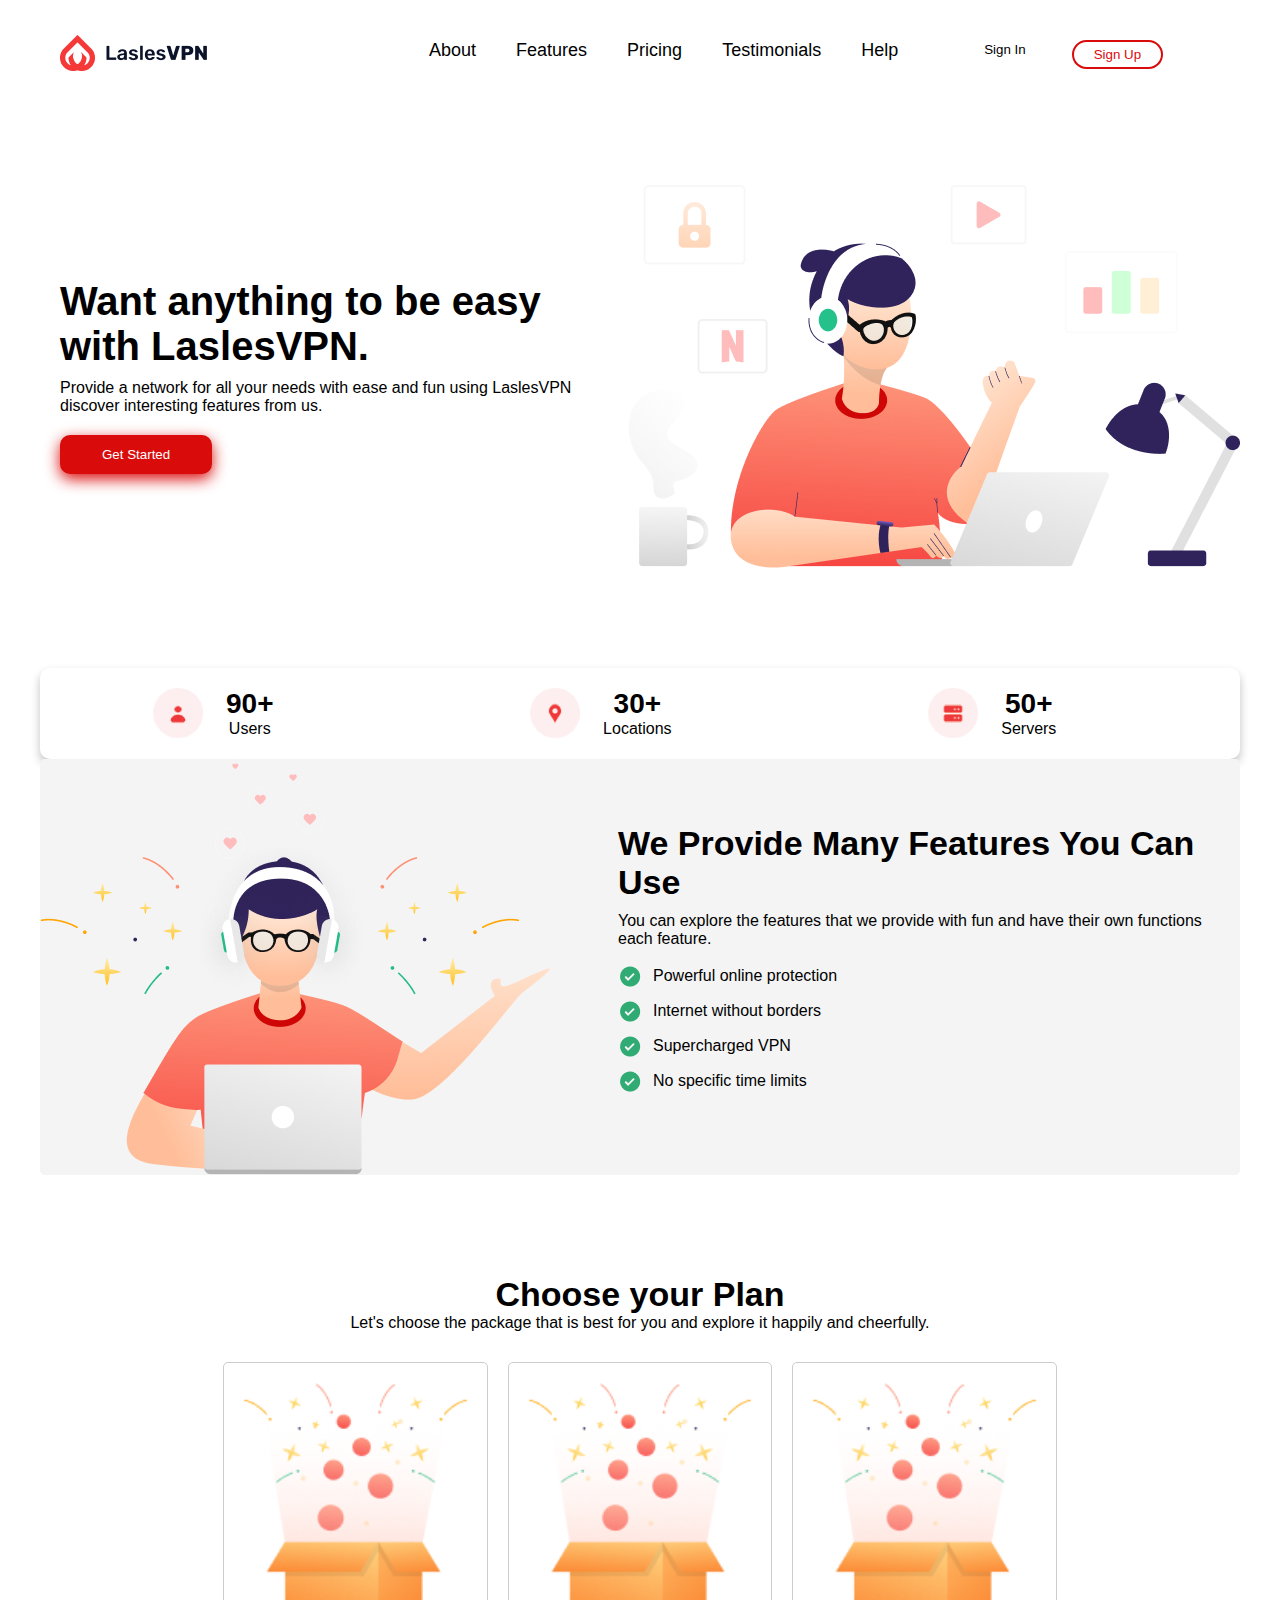
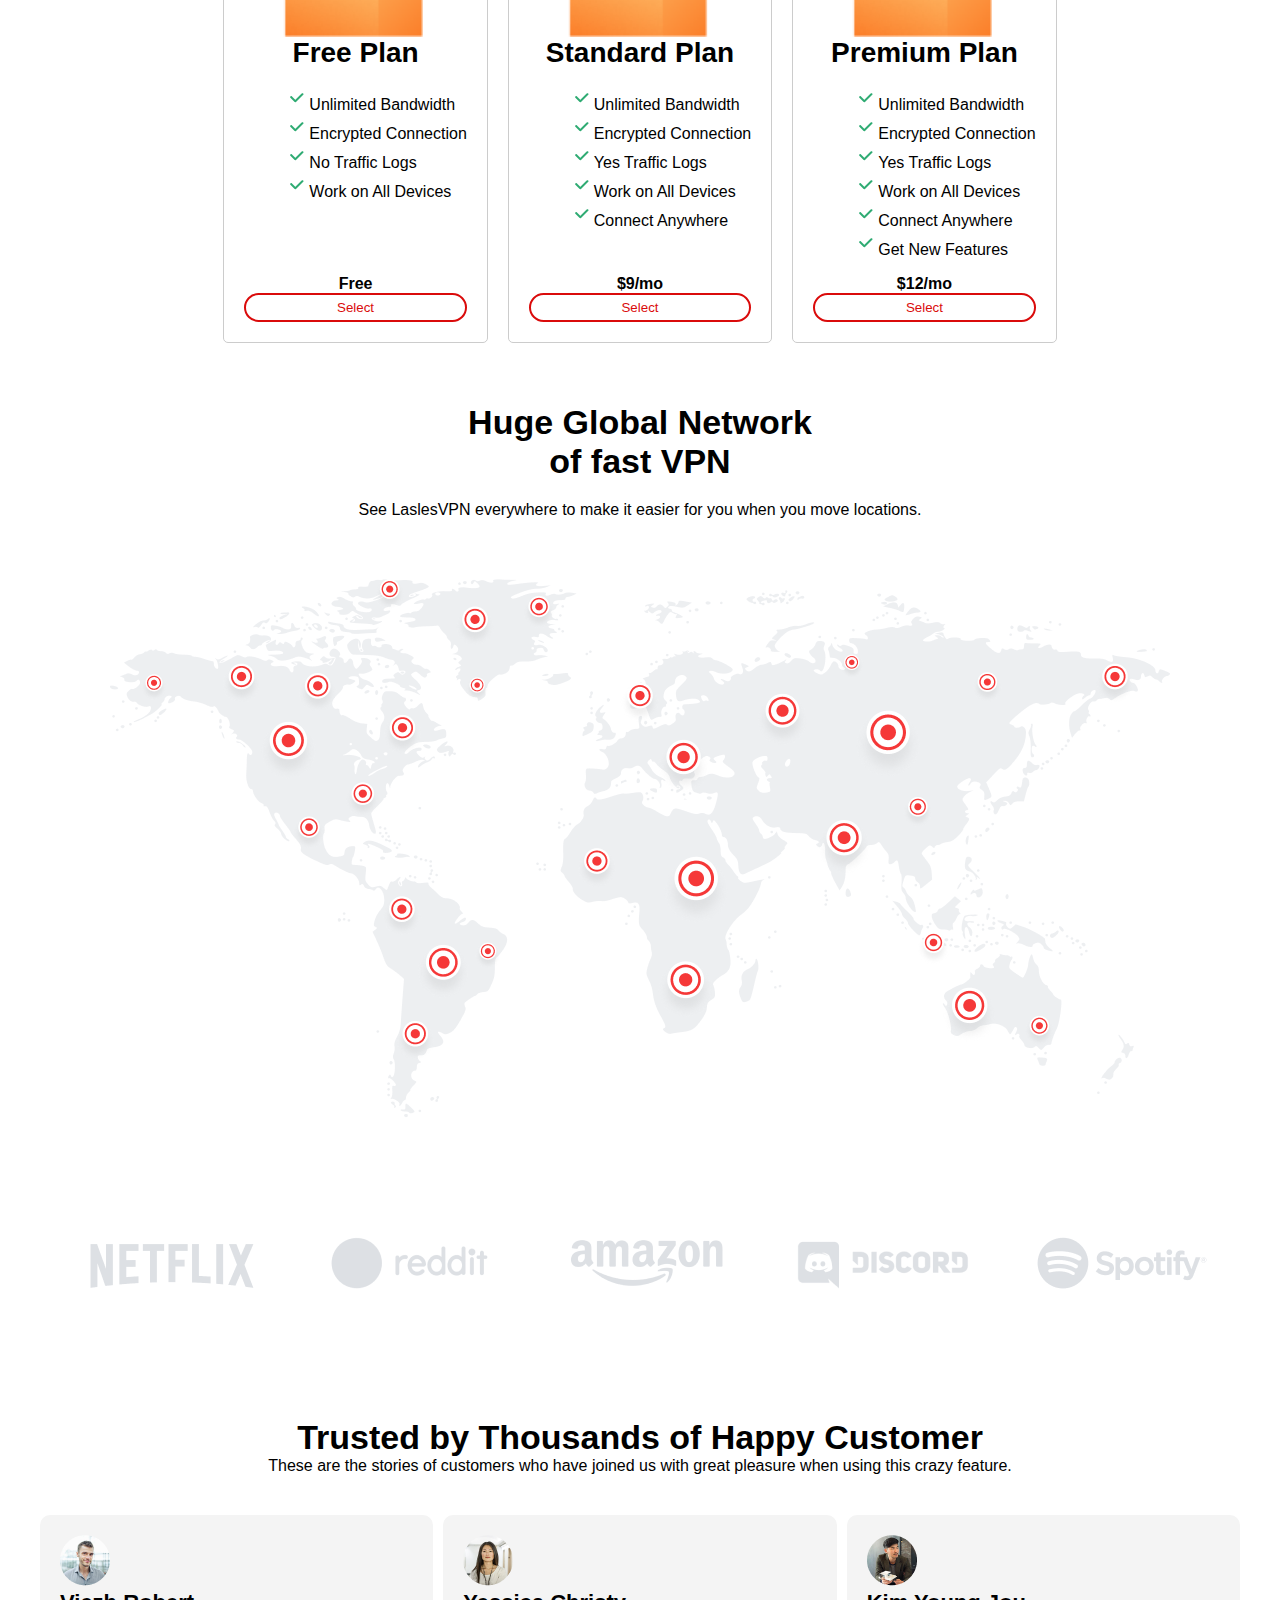
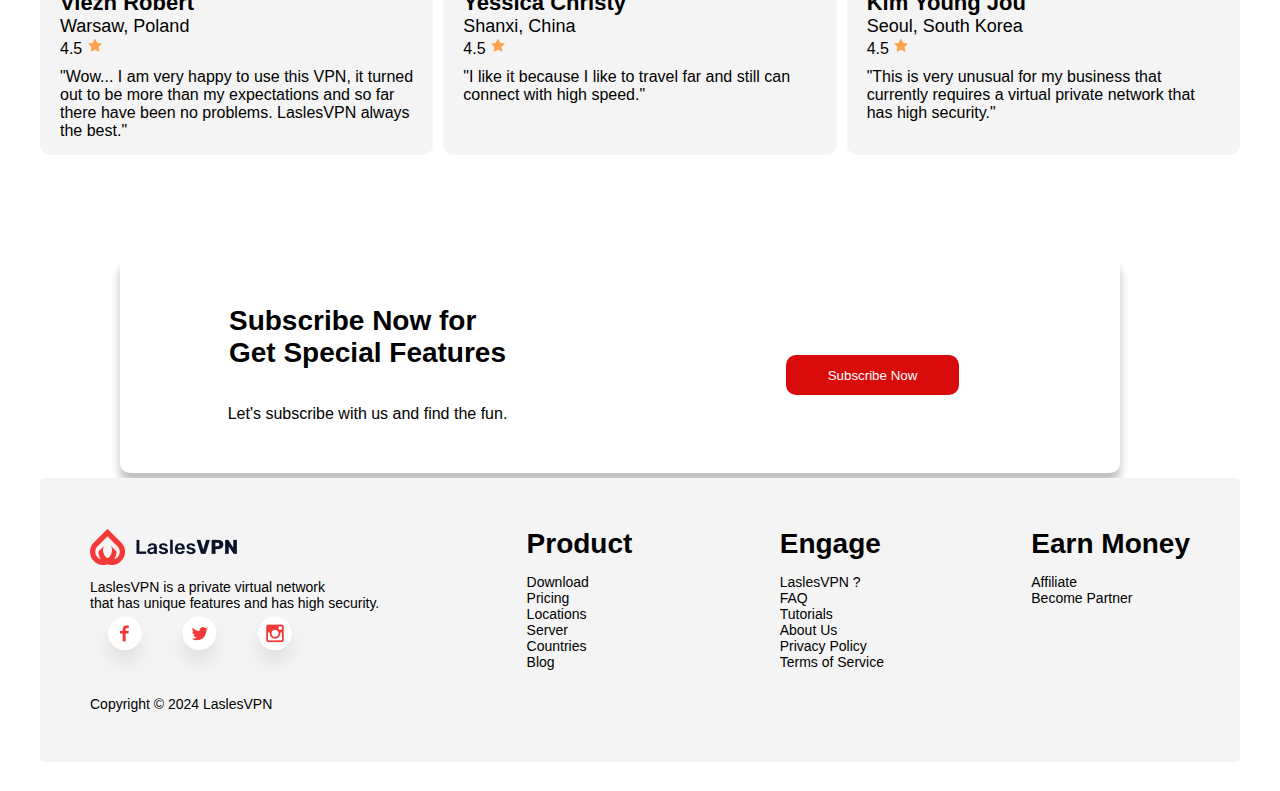
<file: index.html>
<!DOCTYPE html>
<html lang="en">

<head>
    <meta charset="UTF-8">
    <meta name="viewport" content="width=device-width, initial-scale=1.0">
    <title>Midterm</title>
    <link rel="stylesheet" href="css/main.css">
</head>

<body itemscope itemtype="http://schema.org/Organization">
    <div class="container">
        <!-- Skip links -->
      <a href="#main-content" class="skip-link">Skip to Main Content</a>
      <a href="#nav" class="skip-link">Skip to Navigation</a>
    
        <header class="header" id="nav">
            <!-- Creating div for Navigation List -->
            <div class="nav" role="navigation">
                <a href="index.html">
                    <img class="home-button" src="images/Logo.png" alt="LaslesVPN logo">
                </a>
                <nav>
                    <ul>
                        <li><a href="about.html">About</a></li>
                        <li><a href="features.html">Features</a></li>
                        <li><a href="#">Pricing</a></li>
                        <li><a href="#">Testimonials</a></li>
                        <li><a href="#">Help</a></li>
                    </ul>
                    <ul>
                        <li><button type="button" class="si-button">Sign In</button></li>
                        <li><button type="button" class="su-button">Sign Up</button></li>
                    </ul>
                </nav>
            </div>
        </header>

        <main class="main-content" id="main-content">
            <!-- creating div for Banner -->
            <div class="banner" role="banner">
                <div class="banner-content">
                    <h1>Want anything to be easy with LaslesVPN.</h1>
                    <p>Provide a network for all your needs with ease and fun using LaslesVPN discover interesting
                        features
                        from us.</p>
                    <button type="button" class="gs-button">Get Started</button>
                </div>
                <img src="images/Illustration1.png" alt="Illustration for banner of page">
            </div>
            <div class="uls-icons" role="complementary">
                <img src="images/users.png" alt="Users icon">
                <div>
                    <h3>90+</h3>
                    <p>Users</p>
                </div>
                <img src="images/locations.png" alt="Locations icon">
                <div>
                    <h3>30+</h3>
                    <p>Locations</p>
                </div>
                <img src="images/servers.png" alt="Servers icon">
                <div>
                    <h3>50+</h3>
                    <p>Servers</p>
                </div>
            </div>

            <!-- creating features section-->
            <section class="features-section" role="region">
                <div class="features" role="region">
                    <img src="images/Illustration2.png" alt="Illustration for features section">
                    <div class="features-content">
                        <h2>We Provide Many Features You Can Use</h2>
                        <p>You can explore the features that we provide with fun and have their own functions each
                            feature.
                        </p>
                        <ul>
                            <li><img src="images/bx_bxs-check-circle.png" alt="Green circle with white checkmark inside">Powerful online protection</li>
                            <li><img src="images/bx_bxs-check-circle.png" alt="Green circle with white checkmark inside">Internet without borders</li>
                            <li><img src="images/bx_bxs-check-circle.png" alt="Green circle with white checkmark inside">Supercharged VPN</li>
                            <li><img src="images/bx_bxs-check-circle.png" alt="Green circle with white checkmark inside">No specific time limits</li>
                        </ul>
                    </div>
                </div>
            </section>

            <!-- creating section to create cards for choose your plan -->
            <section class="plans" role="region">
                <div class="plan-info">
                    <h2>Choose your Plan</h2>
                    <p>Let's choose the package that is best for you and explore it happily and cheerfully.</p>
                </div>
                <div class="plan-cards">
                    <div class="plan-card" role="article">
                        <img src="images/Premium.png" alt="Open carbboard box with confetti coming out of it">
                        <h3>Free Plan</h3>
                        <ul>
                            <li><img src="images/jam_check.png" alt="Green check mark">Unlimited Bandwidth</li>
                            <li><img src="images/jam_check.png" alt="Green check mark">Encrypted Connection</li>
                            <li><img src="images/jam_check.png" alt="Green check mark">No Traffic Logs</li>
                            <li><img src="images/jam_check.png" alt="Green check mark">Work on All Devices</li>
                        </ul>
                        <p>Free</p>
                        <button type="button" class="select-button">Select</button>
                    </div>
                    <div class="plan-card" role="article">
                        <img src="images/Premium.png" alt="Open carbboard box with confetti coming out of it">
                        <h3>Standard Plan</h3>
                        <ul>
                            <li><img src="images/jam_check.png" alt="Green check mark">Unlimited Bandwidth</li>
                            <li><img src="images/jam_check.png" alt="Green check mark">Encrypted Connection</li>
                            <li><img src="images/jam_check.png" alt="Green check mark">Yes Traffic Logs</li>
                            <li><img src="images/jam_check.png" alt="Green check mark">Work on All Devices</li>
                            <li><img src="images/jam_check.png" alt="Green check mark">Connect Anywhere</li>
                        </ul>
                        <p>$9/mo</p>
                        <button type="button" class="select-button">Select</button>
                    </div>
                    <div class="plan-card" role="article">
                        <img src="images/Premium.png" alt="Open carbboard box with confetti coming out of it">
                        <h3>Premium Plan</h3>
                        <ul>
                            <li><img src="images/jam_check.png" alt="Green check mark">Unlimited Bandwidth</li>
                            <li><img src="images/jam_check.png" alt="Green check mark">Encrypted Connection</li>
                            <li><img src="images/jam_check.png" alt="Green check mark">Yes Traffic Logs</li>
                            <li><img src="images/jam_check.png" alt="Green check mark">Work on All Devices</li>
                            <li><img src="images/jam_check.png" alt="Green check mark">Connect Anywhere</li>
                            <li><img src="images/jam_check.png" alt="Green check mark">Get New Features</li>
                        </ul>
                        <p>$12/mo</p>
                        <button type="button" class="select-button">Select</button>
                    </div>
                </div>
            </section>

            <!-- creating network section -->
            <section class="network-section" role="region">
                <div class="network">
                    <h2>Huge Global Network <br>of fast VPN</h2>
                    <p>See LaslesVPN everywhere to make it easier for you when you move locations.</p>
                    <img src="images/HugeGlobal.png" alt="Map of the world with red spots indicating locations of VPN users">
                    <img src="images/Sponsored.png" alt="Sponsors of LaslesVPN">
                </div>
            </section>


            <!-- creating testimonial section -->
            <div class="testimonial-container" role="region">
                <div class="testimonial-heading">
                    <h2>Trusted by Thousands of Happy Customer</h2>
                    <p>These are the stories of customers who have joined us with great pleasure when using this
                        crazy feature.</p>
                </div>

                <div class="testimonial-cards">
                    <section class="testimonial-card" role="article">
                        <div class="card-content">
                            <img class="profile" src="images/Ellipse175.png" alt="Contact icon of person leaving review">
                            <h4>Viezh Robert</h4>
                            <h5>Warsaw, Poland</h5>
                            <p class="rating">4.5 <img src="images/ant-design_star-filled.png" alt="Yellow star"></p>
                            <div class="testimonial-info">
                                <p>"Wow... I am very happy to use this VPN, it turned out to be more than my expectations and so far there have been no problems. LaslesVPN always the best."</p>
                            </div>
                        </div>
                    </section>
                
                    <section class="testimonial-card" role="article">
                        <div class="card-content">
                            <img class="profile" src="images/Ellipse175(1).png" alt="Contact icon of person leaving review">
                            <h4>Yessica Christy</h4>
                            <h5>Shanxi, China</h5>
                            <p class="rating">4.5 <img src="images/ant-design_star-filled.png" alt="Yellow star"></p>
                            <div class="testimonial-info">
                                <p>"I like it because I like to travel far and still can connect with high speed."</p>
                            </div>
                        </div>
                    </section>
                
                    <section class="testimonial-card" role="article">
                        <div class="card-content">
                            <img class="profile" src="images/Ellipse175(2).png" alt="Contact icon of person leaving review">
                            <h4>Kim Young Jou</h4>
                            <h5>Seoul, South Korea</h5>
                            <p class="rating"> 4.5 <img src="images/ant-design_star-filled.png" alt="Yellow star"></p>
                            <div class="testimonial-info">
                                <p>"This is very unusual for my business that currently requires a virtual private network that has high security."</p>
                            </div>
                        </div>
                    </section>
                </div>
            </div>

            <!-- creating subscribe section -->
            <section class="subscribe-section" role="region">
                <div class="subscribe">
                    <h3>Subscribe Now for<br>Get Special Features</h3>
                    <p>Let's subscribe with us and find the fun.</p>
                    <button type="submit" class="sub-button">Subscribe Now</button>
                </div>
            </section>
        </main>

        <!-- creating footer section -->
        <footer class="footer" role="contentinfo">
            <div class="left-column">
                <img src="images/Logo.png" alt="LaslesVPN logo">
                <p>LaslesVPN is a private virtual network<br>that has unique features and has high security.</p>
                <img src="images/Facebook.png" alt="Facebook Logo">
                <img src="images/Twitter.png" alt="Twitter Logo">
                <img src="images/Instagram.png" alt="Instagram Logo">
                <p>Copyright &copy; 2024 LaslesVPN</p>
            </div>

            <div class="footer-links">
                <h3>Product</h3>
                <ul>
                    <li>Download</li>
                    <li>Pricing</li>
                    <li>Locations</li>
                    <li>Server</li>
                    <li>Countries</li>
                    <li>Blog</li>
                </ul>
            </div>

            <div class="footer-links">
                <h3>Engage</h3>
                <ul>
                    <li>LaslesVPN ?</li>
                    <li>FAQ</li>
                    <li>Tutorials</li>
                    <li>About Us</li>
                    <li>Privacy Policy</li>
                    <li>Terms of Service</li>
                </ul>
            </div>

            <div class="footer-links">
                <h3>Earn Money</h3>
                <ul>
                    <li>Affiliate</li>
                    <li>Become Partner</li>
                </ul>
            </div>
        </footer>
    </div>

</body>

</html>
</file>
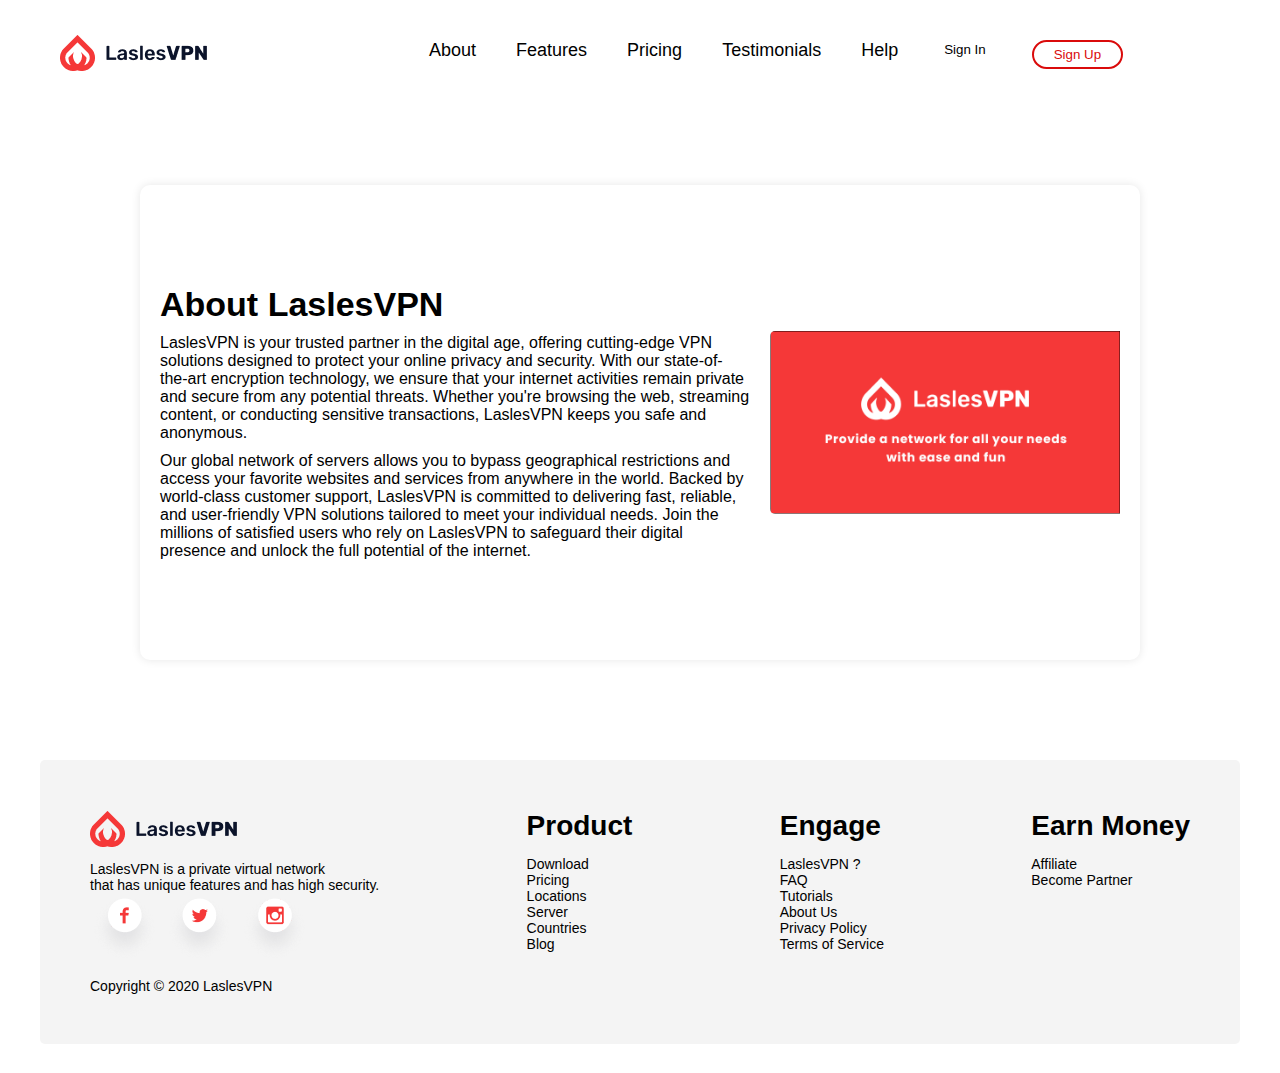
<file: about.html>
<!DOCTYPE html>
<html lang="en">

<head>
    <meta charset="UTF-8">
    <meta name="viewport" content="width=device-width, initial-scale=1.0">
    <title>Midterm</title>
    <link rel="stylesheet" href="css/main.css">
</head>

<body>
    <div class="container">
           <!-- Skip links -->
      <a href="#main-content" class="skip-link">Skip to Main Content</a>
      <a href="#nav" class="skip-link">Skip to Navigation</a>

        <header class="header" role="navigation" id="nav">
            <!-- Creating div for Navigation List -->
            <div class="nav" role="navigation">
                <a href="index.html">
                    <img class="home-button" src="images/Logo.png" alt="LaslesVPN">
                </a>
                <nav>
                    <ul>
                        <li><a href="about.html">About</a></li>
                        <li><a href="features.html">Features</a></li>
                        <li><a href="#">Pricing</a></li>
                        <li><a href="#">Testimonials</a></li>
                        <li><a href="#">Help</a></li>
                        <li><button type="button" class="si-button">Sign In</button></li>
                        <li><button type="button" class="su-button">Sign Up</button></li>
                    </ul>
                </nav>
            </div>
        </header>

        <main class="main-content" id="main-content">
            <div class="about-container">
                <div class="about">
                    <h2 id="about-heading">About LaslesVPN</h2>
                    <p>
                        LaslesVPN is your trusted partner in the digital age, offering cutting-edge VPN solutions
                        designed
                        to protect your online privacy and security. With our state-of-the-art encryption technology, we
                        ensure that your internet activities remain private and secure from any potential threats.
                        Whether
                        you're browsing the web, streaming content, or conducting sensitive transactions, LaslesVPN
                        keeps
                        you safe and anonymous.
                    </p>
                    <p>
                        Our global network of servers allows you to bypass geographical restrictions and access your
                        favorite websites and services from anywhere in the world. Backed by world-class customer
                        support,
                        LaslesVPN is committed to delivering fast, reliable, and user-friendly VPN solutions tailored to
                        meet your individual needs. Join the millions of satisfied users who rely on LaslesVPN to
                        safeguard
                        their digital presence and unlock the full potential of the internet.
                    </p>
                </div>
                <img src="images/card-image.png" alt="LaslesVPN" aria-labelledby="about-heading">
            </div>
        </main>

        <footer class="footer" role="contentinfo">
            <div class="left-column">
                <img src="images/Logo.png" alt="LaslesVPN">
                <p>LaslesVPN is a private virtual network<br>that has unique features and has high security.</p>
                <img src="images/Facebook.png" alt="Facebook">
                <img src="images/Twitter.png" alt="Twitter">
                <img src="images/Instagram.png" alt="Instagram">
                <p>Copyright &copy; 2020 LaslesVPN</p>
            </div>

            <div class="footer-links">
                <h3>Product</h3>
                <ul>
                    <li>Download</li>
                    <li>Pricing</li>
                    <li>Locations</li>
                    <li>Server</li>
                    <li>Countries</li>
                    <li>Blog</li>
                </ul>
            </div>

            <div class="footer-links">
                <h3>Engage</h3>
                <ul>
                    <li>LaslesVPN ?</li>
                    <li>FAQ</li>
                    <li>Tutorials</li>
                    <li>About Us</li>
                    <li>Privacy Policy</li>
                    <li>Terms of Service</li>
                </ul>
            </div>

            <div class="footer-links">
                <h3>Earn Money</h3>
                <ul>
                    <li>Affiliate</li>
                    <li>Become Partner</li>
                </ul>
            </div>
        </footer>
    </div>

</body>

</html>
</file>
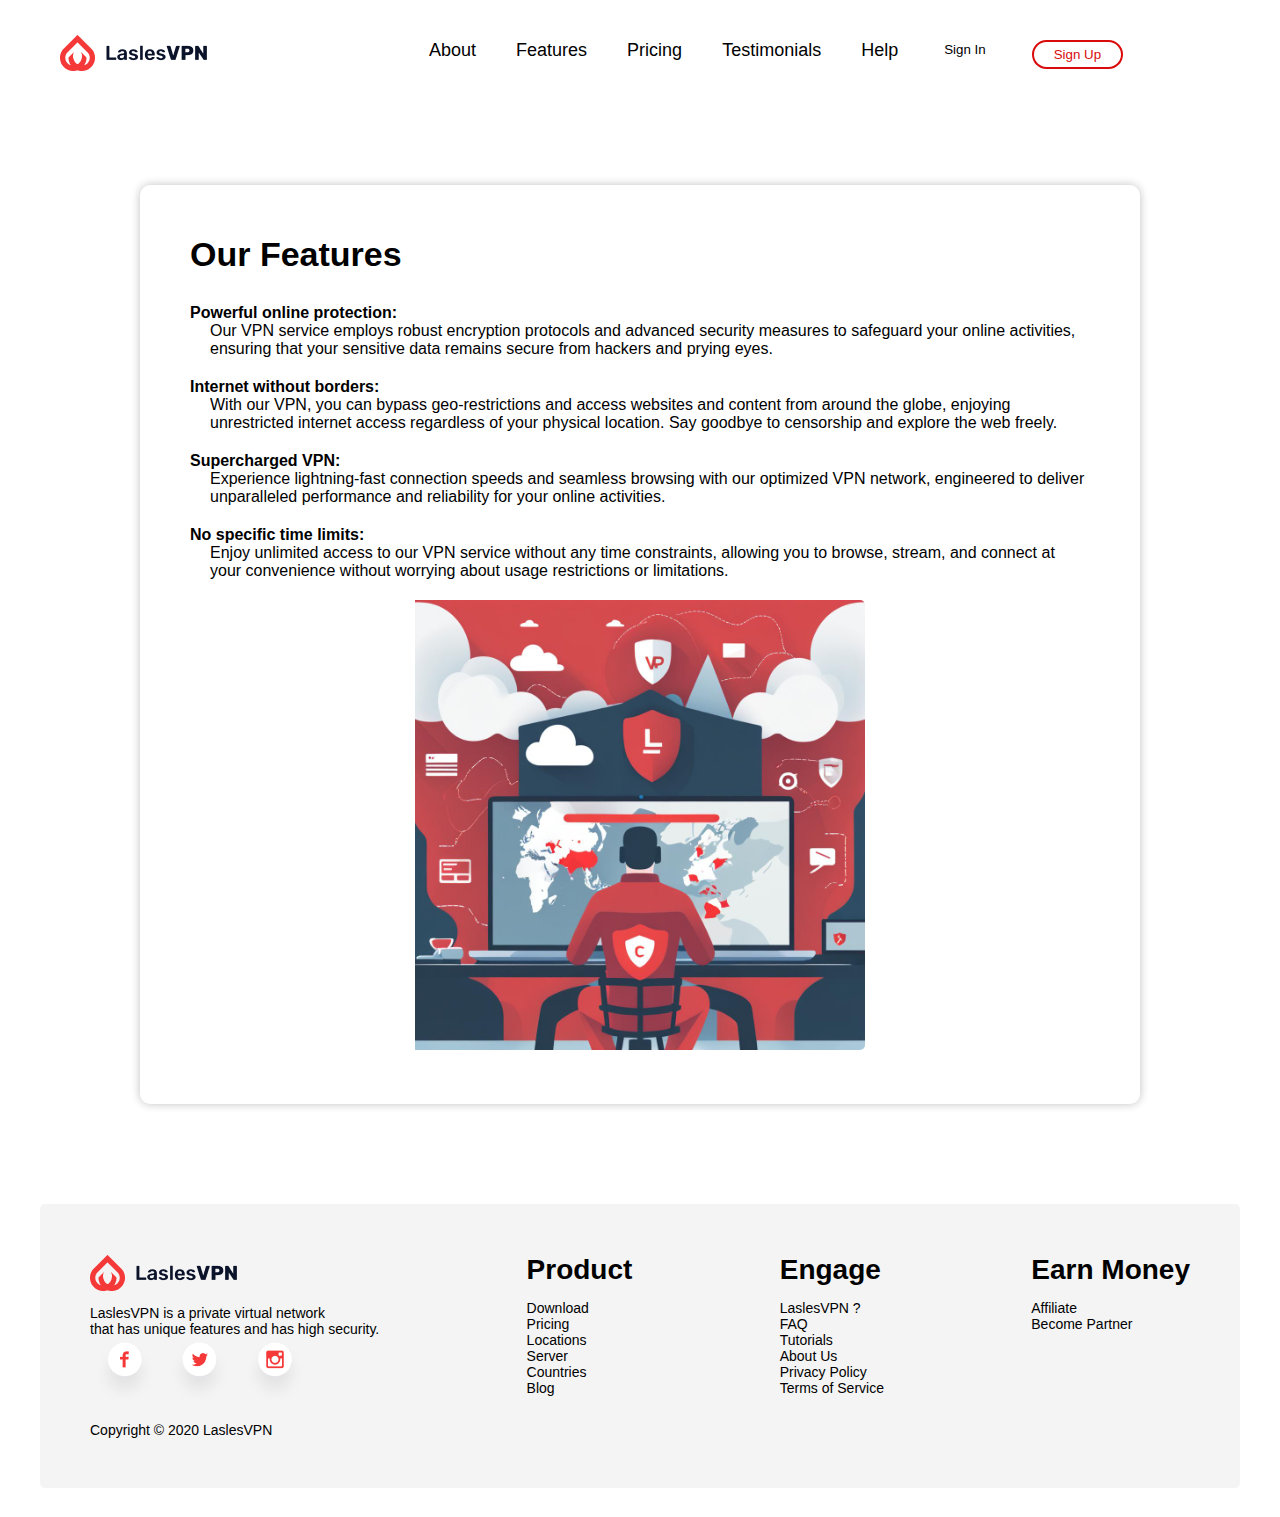
<file: features.html>
<!DOCTYPE html>
<html lang="en">

<head>
    <meta charset="UTF-8">
    <meta name="viewport" content="width=device-width, initial-scale=1.0">
    <title>Midterm</title>
    <link rel="stylesheet" href="css/main.css">
</head>

<body>
    <div class="container">
        <!-- Skip links -->
        <a href="#main-content" class="skip-link">Skip to Main Content</a>
        <a href="#nav" class="skip-link">Skip to Navigation</a>

        <header class="header" role="navigation" id="nav">
            <!-- Creating div for Navigation List -->
            <div class="nav">
                <a href="index.html">
                    <img class="home-button" src="images/Logo.png" alt="">
                </a>
                <nav>
                    <ul>
                        <li><a href="about.html">About</a></li>
                        <li><a href="features.html">Features</a></li>
                        <li><a href="#">Pricing</a></li>
                        <li><a href="#">Testimonials</a></li>
                        <li><a href="#">Help</a></li>
                        <li><button type="button" class="si-button">Sign In</button></li>
                        <li><button type="button" class="su-button">Sign Up</button></li>
                    </ul>
                </nav>
            </div>
        </header>

        <main class="main-content" id="main-content">
            <div class="feature-container">
                <div class="featureslist">
                    <h2>Our Features</h2>
                    <dl>
                        <dt>Powerful online protection:</dt>
                        <dd>Our VPN service employs robust encryption protocols and advanced security measures to
                            safeguard
                            your
                            online activities, ensuring that your sensitive data remains secure from hackers and prying
                            eyes.
                        </dd>
                        <dt>Internet without borders:</dt>
                        <dd>With our VPN, you can bypass geo-restrictions and access websites and content from around
                            the
                            globe,
                            enjoying unrestricted internet access regardless of your physical location. Say goodbye to
                            censorship and
                            explore the web freely.</dd>

                        <dt>Supercharged VPN:</dt>
                        <dd>Experience lightning-fast connection speeds and seamless browsing with our optimized VPN
                            network,
                            engineered to deliver unparalleled performance and reliability for your online activities.
                        </dd>

                        <dt>No specific time limits:</dt>
                        <dd>Enjoy unlimited access to our VPN service without any time constraints, allowing you to
                            browse,
                            stream,
                            and connect at your convenience without worrying about usage restrictions or limitations.
                        </dd>
                    </dl>
                    <img src="images/image1_0.jpg" alt="">
                </div>
            </div>
        </main>

        <footer class="footer">
            <div class="left-column">
                <img src="images/Logo.png" alt="">
                <p>LaslesVPN is a private virtual network<br>that has unique features and has high security.</p>
                <img src="images/Facebook.png" alt="">
                <img src="images/Twitter.png" alt="">
                <img src="images/Instagram.png" alt="">
                <p>Copyright &copy; 2020 LaslesVPN</p>
            </div>

            <div class="footer-links">
                <h3>Product</h3>
                <ul>
                    <li>Download</li>
                    <li>Pricing</li>
                    <li>Locations</li>
                    <li>Server</li>
                    <li>Countries</li>
                    <li>Blog</li>
                </ul>
            </div>

            <div class="footer-links">
                <h3>Engage</h3>
                <ul>
                    <li>LaslesVPN ?</li>
                    <li>FAQ</li>
                    <li>Tutorials</li>
                    <li>About Us</li>
                    <li>Privacy Policy</li>
                    <li>Terms of Service</li>
                </ul>
            </div>

            <div class="footer-links">
                <h3>Earn Money</h3>
                <ul>
                    <li>Affiliate</li>
                    <li>Become Partner</li>
                </ul>
            </div>
        </footer>
    </div>

</body>

</html>
</file>
<file: css/main.css>
/* Global Styles */
/* Setting default styles for all pages */
html {
    font-family: 'Open Sans', sans-serif;
    background-color: #fff;
}

h1,
h2,
h3,
h4,
h5 {
    font-weight: bold;
    margin: 0 auto
}


h1 {
    font-size: 40px;
}

h2 {
    font-size: 34px;
}

h3 {
    font-size: 28px;
}

h4 {
    font-size: 22px;
}

h5 {
    font-size: 18px;
}

p {
    margin: 0 auto;
    font-size: 16px;
}

/* Creating skip links for accessibility */
.skip-link {
    position: absolute;
    top: -40px;
    left: 0;
    background-color: #DB00A1;
    color: black;
    padding: 5px;
    z-index: 1000;
    text-decoration: none;
}

.skip-link:focus {
    top: 0;
}

/* Styling the global container */
.container {
    max-width: 1200px;
    margin: 0 auto;
    padding: 1em;
}

/* Removing bullet points and underline from nav list */
.nav ul {
    list-style: none;
}

.nav a {
    text-decoration: none;
    color: black;
    font-size: 18px;
}

/* Creating a hover and focus to identify which item them are on */
.nav a:hover {
    color: #DA0B0B;
}

.nav a:focus {
    outline: 1px solid black;
    background-color: #DB00A1;
}

/* Styling nav to the top of the page */
.nav {
    display: flex;
    align-items: center;
}

.nav nav {
    display: flex;
}

.nav nav ul {
    display: flex;
    list-style: none;
}

.nav nav ul li {
    margin-right: 40px;
}

/* Adjusting the margin to add space between the logo and the navigation */
.nav img {
    margin-right: 180px;
    margin-left: 20px;
}

/* Styling Sign In & Sign Up buttons */
/* Adding  hover and focus to identify which item them are on */
.si-button {
    background-color: transparent;
    border: none;
    color: black;
}

.su-button {
    background-color: transparent;
    border: 2px solid #DA0B0B;
    border-radius: 20px;
    padding: 5px 20px;
    color: #DA0B0B;
}

.si-button:hover {
    color: #DA0B0B;
}

.si-button:focus {
    outline: 1px solid black;
    background-color: #DB00A1;
}

.su-button:hover {
    background-color: #DA0B0B;
    color: #FFF;
}

.su-button:focus {
    outline: 1px solid black;
    color: black;
    background-color: #DB00A1;
}

/* Adding an animation on the logo to show that it is clickable */
.home-button {
    transition: transform 0.3s ease;
}

.home-button:hover {
    transform: scale(1.3);
}

/* Styling banner */
.banner {
    display: flex;
    align-items: center;
    padding: 100px 0;
}

.banner img {
    flex: 1;
    max-width: 100%;
}

.banner-content {
    flex: 1;
    padding: 0 20px;
}

.banner p {
    padding-top: 10px;
}

.banner button {
    margin-top: 20px;
}

.gs-button {
    background-color: #DA0B0B;
    border: 2px solid #DA0B0B;
    border-radius: 10px;
    padding: 10px 40px;
    color: #FFF;
    box-shadow: 0 5px 15px #DA0B0B;
}

/* Adding a hover and focus to identify which item them are on */
.gs-button:hover {
    background-color: #FFF;
    color: #DA0B0B;
}

.gs-button:focus {
    outline: 1px solid black;
    background-color: #DB00A1;
    color: black;
}

/* Putting icons in one row using flex */
.uls-icons {
    display: flex;
    align-items: center;
    padding: 20px;
    background-color: #FFF;
    box-shadow: 0 5px 10px #c1c1c1;
    border-radius: 10px;
}

.uls-icons div {
    display: flex;
    flex-direction: column;
    margin-right: auto;
}

.uls-icons img {
    width: 50px;
    height: auto;
    margin-right: 2%;
    margin-left: 8%;
}

/* Styling Features Div */
.features {
    display: flex;
    align-items: center;
    margin: 4%;
    background-color: #f4f4f4;
    margin: 0 auto;
    border-radius: 5px;
}

.features img {
    max-width: 100%;
    margin-right: 4%;
}

.features-content {
    flex: 1;
    padding: 0 20px;
}

.features p {
    padding-top: 10px;
}

.features ul {
    list-style: none;
    padding: 0;
}

.features ul li {
    display: flex;
    align-items: center;
    margin-bottom: 10px;
}

.features ul li img {
    margin-right: 10px;
}

/* Styling Choose your plan section */
.plans {
    text-align: center;
    margin-top: 100px;
}

.plan-info {
    margin-bottom: 20px;
}

.plan-cards {
    display: flex;
    flex-wrap: wrap;
    justify-content: center;
    margin-bottom: 50px;
}

.plan-card {
    width: fit-content;
    margin: 10px;
    padding: 20px;
    border: 1px solid #ccc;
    border-radius: 5px;
    text-align: center;
    display: flex;
    flex-direction: column;
    justify-content: space-between;
}

.plan-card:hover {
    border: 2px solid #DA0B0B;
}


.plan-card p {
    margin-top: auto;
    font-weight: bold;
}

.plan-cards ul li {
    list-style: none;
    text-align: justify;
}

.select-button {
    background-color: transparent;
    border: 2px solid #DA0B0B;
    border-radius: 20px;
    padding: 5px 20px;
    color: #DA0B0B;
}

/* Adding a hover and focus to identify which item them are on */
.select-button:hover {
    color: #FFF;
    background-color: #DA0B0B;
}

.select-button:focus {
    outline: 1px solid black;
    color: black;
    background-color: #DB00A1;
}

/* styling network section */
.network {
    display: flex;
    flex-direction: column;
    align-items: center;
    justify-content: center;
    text-align: center;
}

.network h2,
.network p {
    margin-bottom: 20px;
}

.network img {
    margin-top: 40px;
}

/* Styling Testimonials */
.testimonial-heading {
    text-align: center;
    padding-bottom: 40px;
    padding-top: 50px;
}

.testimonial-card h5 {
    font-weight: lighter;
}

.testimonial-cards {
    display: flex;
    justify-content: space-between;
    gap: 10px;
}

.testimonial-card {
    width: 500px;
    padding-bottom: 100px;
}

.testimonial-card img .profile {
    width: 100%;
    height: auto;
    border-radius: 50%;
}

.testimonial-card .card-content {
    padding: 20px;
    background-color: #f4f4f4;
    border-radius: 10px;
    height: 200px;
}

.testimonial-card .card-content:hover {
    border: 1px solid #DA0B0B;
}

.testimonial-card h4,
.testimonial-card h5 {
    margin: 0;
}

.testimonial-card .testimonial-info p {
    margin-top: 10px;
}

/* Subscribe Section Stylling */
.subscribe {
    max-width: 1000px;
    margin-left: 80px;
    display: grid;
    grid-template-columns: 1fr 1fr;
    grid-template-rows: 1fr auto;
    gap: 10px;
}

.subscribe {
    background-color: #FFF;
    box-shadow: 0 10px 10px #c1c1c1;
    border-radius: 10px;
}

.subscribe p {
    grid-column: 1;
    margin-bottom: 50px;
}

.subscribe h3 {
    margin-top: 50px;
}

.sub-button {
    grid-column: 2;
    grid-row: 1;
    justify-self: center;
    margin-top: 100px;
}

.sub-button {
    background-color: #DA0B0B;
    color: #FFF;
    border: 2px solid #DA0B0B;
    border-radius: 10px;
    padding: 10px 40px;
    width: auto;
    height: 40px;
}

/* Adding a hover and focus to identify which item them are on */
.sub-button:hover {
    color: #DA0B0B;
    background-color: #FFF;
}

.sub-button:focus {
    outline: 1px solid black;
    background-color: #DB00A1;
    color: black;
}

/* Footer Styling */
.footer {
    display: flex;
    justify-content: space-between;
    padding: 50px;
    margin: 5px auto;
    background-color: #f4f4f4;
    border-radius: 5px;
}

.footer p,
.footer ul {
    font-size: 14px;
}

.footer img {
    max-width: 100%;
    margin-bottom: 10px;
}

.footer-links ul {
    list-style: none;
    padding: 0;
}

.footer-links ul {
    list-style: none;
    padding: 0;
}

.footer-links h3 {
    margin-bottom: 10px;
}

/* about.html styles */
.about-container {
    margin: 100px;
    display: flex;
    align-items: center;
    padding: 100px 0;
    border-radius: 10px;
    box-shadow: 0 0 10px rgba(0, 0, 0, 0.1);
}

.about-container img {
    flex: 1;
    max-width: 35%;
    border-radius: 5px;
    padding-right: 20px;
}

.about {
    flex: 1;
    padding: 0 20px;
}

.about-container p {
    padding-top: 10px;
}

/* features.html styles */
.featureslist {
    margin: 100px;
    padding: 50px;
    border-radius: 10px;
    box-shadow: 0 0 10px #c1c1c1
}

dl {
    margin-top: 30px;
}

dt {
    font-weight: bold;
    margin-top: 20px;
}

dd {
    margin-left: 20px;
    margin-bottom: 20px;
}

.featureslist img {
    max-width: 50%;
    border-radius: 5px;
    padding-left: 25%;
}

/* Animation for banner content */
@keyframes fadeIn {
    from {
        opacity: 0;
    }

    to {
        opacity: 1;
    }
}

.banner-content {
    flex: 1;
    padding: 0 20px;
    animation: fadeIn 1s ease forwards;
}

/* Animation for network images */
@keyframes slideUp {
    from {
        transform: translateY(50px);
        opacity: 0;
    }

    to {
        transform: translateY(0);
        opacity: 1;
    }
}

.network img {
    margin-top: 40px;
    animation: slideUp 1s ease forwards;
}


/* Creaint a media querie to make the website respsonive to smaller screens */
@media only screen and (max-width: 768px) {

    /* Adjusting global font sizes */
    h1 {
        font-size: 32px;
    }

    h2 {
        font-size: 28px;
    }

    h3 {
        font-size: 24px;
    }

    h4 {
        font-size: 20px;
    }

    h5 {
        font-size: 16px;
    }

    p {
        font-size: 14px;
    }

    /* Adjusting margins */
    .container {
        padding: 0.5em;
    }

    /* Adjusting nav */
    .nav img {
        margin-right: 10px;
        margin-left: 10px;
    }

    .nav ul {
        flex-direction: column;
        align-items: center;
    }

    .nav ul li {
        margin: 10px 0;
    }

    .nav nav ul li {
        margin-right: 0;
    }

    .nav {
        flex-direction: column;
        align-items: center;
    }

    /* Adjusting banner */
    .banner {
        flex-direction: column;
        padding: 50px 0;
    }

    .banner img {
        max-width: 80%;
    }

    .banner-content {
        padding: 20px;
    }

    /* Adjusting network images */
    .network img {
        max-width: 100%;
    }

    /* Adjusting features */
    .features {
        flex-direction: column;
    }

    .features img {
        max-width: 80%;
        margin-bottom: 20px;
    }

    /* Adjusting plan cards */
    .plan-card {
        width: 90%;
        margin: 10px auto;
    }

    /* Adjusting testimonial section */
    .testimonial-card .card-content {
        padding: 20px;
        background-color: #f4f4f4;
        border-radius: 10px;
        height: 300px;
    }

    /* Adjusting subscribe section */
    .subscribe {
        grid-template-columns: 1fr;
        grid-template-rows: 2fr;
    }

    .sub-button {
        grid-column: 1;
        grid-row: 3;
        margin-top: 0;
        margin-bottom: 20px;
    }

    /* Adjusting footer */
    .footer {
        flex-direction: column;
        padding: 20px;
    }

    /* about.html styles */
    .about-container {
        margin: 50px;
    }
}
</file>
